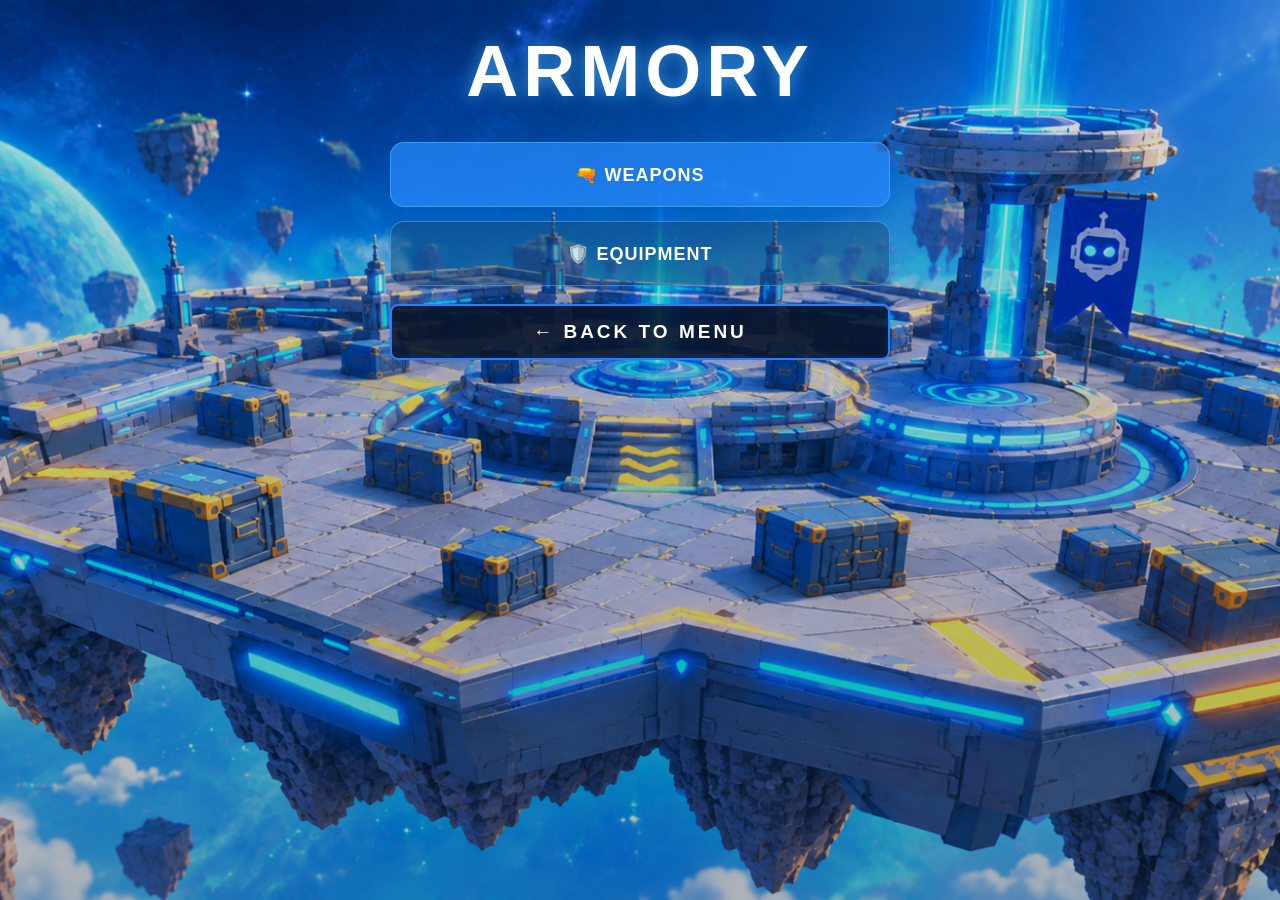
<file: armory.html>
<!DOCTYPE html>
<html lang="en">
<head>
    <meta charset="UTF-8">
    <meta name="viewport" content="width=device-width, initial-scale=1.0">

    <title>ROBO CLASH - ARMORY</title>

    <link rel="stylesheet" href="css/main.css">
    <link rel="stylesheet" href="css/menu.css">

    <style>
        .armory-page {
            width: min(700px, 92%);
            margin: 0 auto;
            text-align: center;
            padding-top: 30px;
        }

        .armory-title {
            font-size: clamp(42px, 9vw, 72px);
            font-weight: 900;
            letter-spacing: 5px;
            margin: 0 0 30px;
            text-shadow: 0 0 18px rgba(70, 180, 255, 0.8);
        }

        .armory-buttons {
            display: flex;
            flex-direction: column;
            gap: 14px;
            width: min(500px, 100%);
            margin: 0 auto;
        }

        .armory-button {
            min-height: 65px;
            border-radius: 14px;
            border: 1px solid rgba(80, 190, 255, 0.5);
            background: rgba(30, 70, 110, 0.45);
            color: white;
            font-size: 18px;
            font-weight: 900;
            letter-spacing: 1px;
            cursor: pointer;
            transition: 0.2s;
        }

        .armory-button:hover {
            transform: translateY(-2px);
            background: rgba(40, 100, 155, 0.65);
        }

        .armory-button:active {
            transform: scale(0.97);
        }

        .armory-button.primary {
            background: rgba(40, 140, 255, 0.7);
        }

        .armory-panel {
            display: none;
            margin: 25px auto 0;
            padding: 22px;
            width: min(500px, 100%);
            box-sizing: border-box;
            background: rgba(10, 20, 38, 0.92);
            border: 1px solid rgba(70, 180, 255, 0.35);
            border-radius: 18px;
        }

        .armory-panel.active {
            display: block;
        }

        .armory-panel h2 {
            margin-top: 0;
        }

        .item-button {
            width: 100%;
            min-height: 55px;
            margin-top: 10px;
            border-radius: 12px;
            border: 1px solid rgba(80, 190, 255, 0.4);
            background: rgba(30, 70, 110, 0.4);
            color: white;
            font-size: 16px;
            font-weight: 800;
            cursor: pointer;
        }

        .item-button:hover {
            background: rgba(40, 100, 155, 0.65);
        }

        .status {
            min-height: 20px;
            margin-top: 15px;
            opacity: 0.75;
        }

        .back-button {
            display: block;
            width: min(500px, 100%);
            box-sizing: border-box;
            margin: 18px auto 0;
        }
    </style>
</head>

<body>

<main class="armory-page">

    <h1 class="armory-title">
        ARMORY
    </h1>

    <div class="armory-buttons">

        <button
            class="armory-button primary"
            id="weaponsButton"
            type="button"
        >
            🔫 WEAPONS
        </button>

        <button
            class="armory-button"
            id="equipmentButton"
            type="button"
        >
            🛡️ EQUIPMENT
        </button>

    </div>


    <!-- WEAPONS -->

    <section
        class="armory-panel"
        id="weaponsPanel"
    >

        <h2>WEAPONS</h2>

        <button
            class="item-button"
            type="button"
            data-item="Blaster"
        >
            🔫 BLASTER
        </button>

        <button
            class="item-button"
            type="button"
            data-item="Laser"
        >
            ⚡ LASER
        </button>

        <button
            class="item-button"
            type="button"
            data-item="Rocket"
        >
            🚀 ROCKET
        </button>

        <div
            class="status"
            id="weaponStatus"
        >
            Choose a weapon.
        </div>

    </section>


    <!-- EQUIPMENT -->

    <section
        class="armory-panel"
        id="equipmentPanel"
    >

        <h2>EQUIPMENT</h2>

        <button
            class="item-button"
            type="button"
            data-equipment="Shield"
        >
            🛡️ SHIELD
        </button>

        <button
            class="item-button"
            type="button"
            data-equipment="Boost"
        >
            ⚡ BOOST
        </button>

        <button
            class="item-button"
            type="button"
            data-equipment="Repair"
        >
            🔧 REPAIR
        </button>

        <div
            class="status"
            id="equipmentStatus"
        >
            Choose your equipment.
        </div>

    </section>


    <a
        class="menu-button back-button"
        href="index.html"
    >
        ← BACK TO MENU
    </a>

</main>


<script>

    const weaponsButton =
        document.getElementById("weaponsButton");

    const equipmentButton =
        document.getElementById("equipmentButton");

    const weaponsPanel =
        document.getElementById("weaponsPanel");

    const equipmentPanel =
        document.getElementById("equipmentPanel");


    function openPanel(panel) {

        weaponsPanel.classList.remove("active");
        equipmentPanel.classList.remove("active");

        panel.classList.add("active");

    }


    weaponsButton.addEventListener(
        "click",
        () => {
            openPanel(weaponsPanel);
        }
    );


    equipmentButton.addEventListener(
        "click",
        () => {
            openPanel(equipmentPanel);
        }
    );


    // Save selected weapon

    const weaponButtons =
        document.querySelectorAll(
            "[data-item]"
        );

    const weaponStatus =
        document.getElementById(
            "weaponStatus"
        );


    weaponButtons.forEach(
        button => {

            button.addEventListener(
                "click",
                () => {

                    const weapon =
                        button.dataset.item;

                    localStorage.setItem(
                        "roboClashWeapon",
                        weapon
                    );

                    weaponStatus.textContent =
                        weapon.toUpperCase() +
                        " SELECTED!";

                }
            );

        }
    );


    // Save selected equipment

    const equipmentButtons =
        document.querySelectorAll(
            "[data-equipment]"
        );

    const equipmentStatus =
        document.getElementById(
            "equipmentStatus"
        );


    equipmentButtons.forEach(
        button => {

            button.addEventListener(
                "click",
                () => {

                    const equipment =
                        button.dataset.equipment;

                    localStorage.setItem(
                        "roboClashEquipment",
                        equipment
                    );

                    equipmentStatus.textContent =
                        equipment.toUpperCase() +
                        " SELECTED!";

                }
            );

        }
    );

</script>

</body>
</html>
</file>
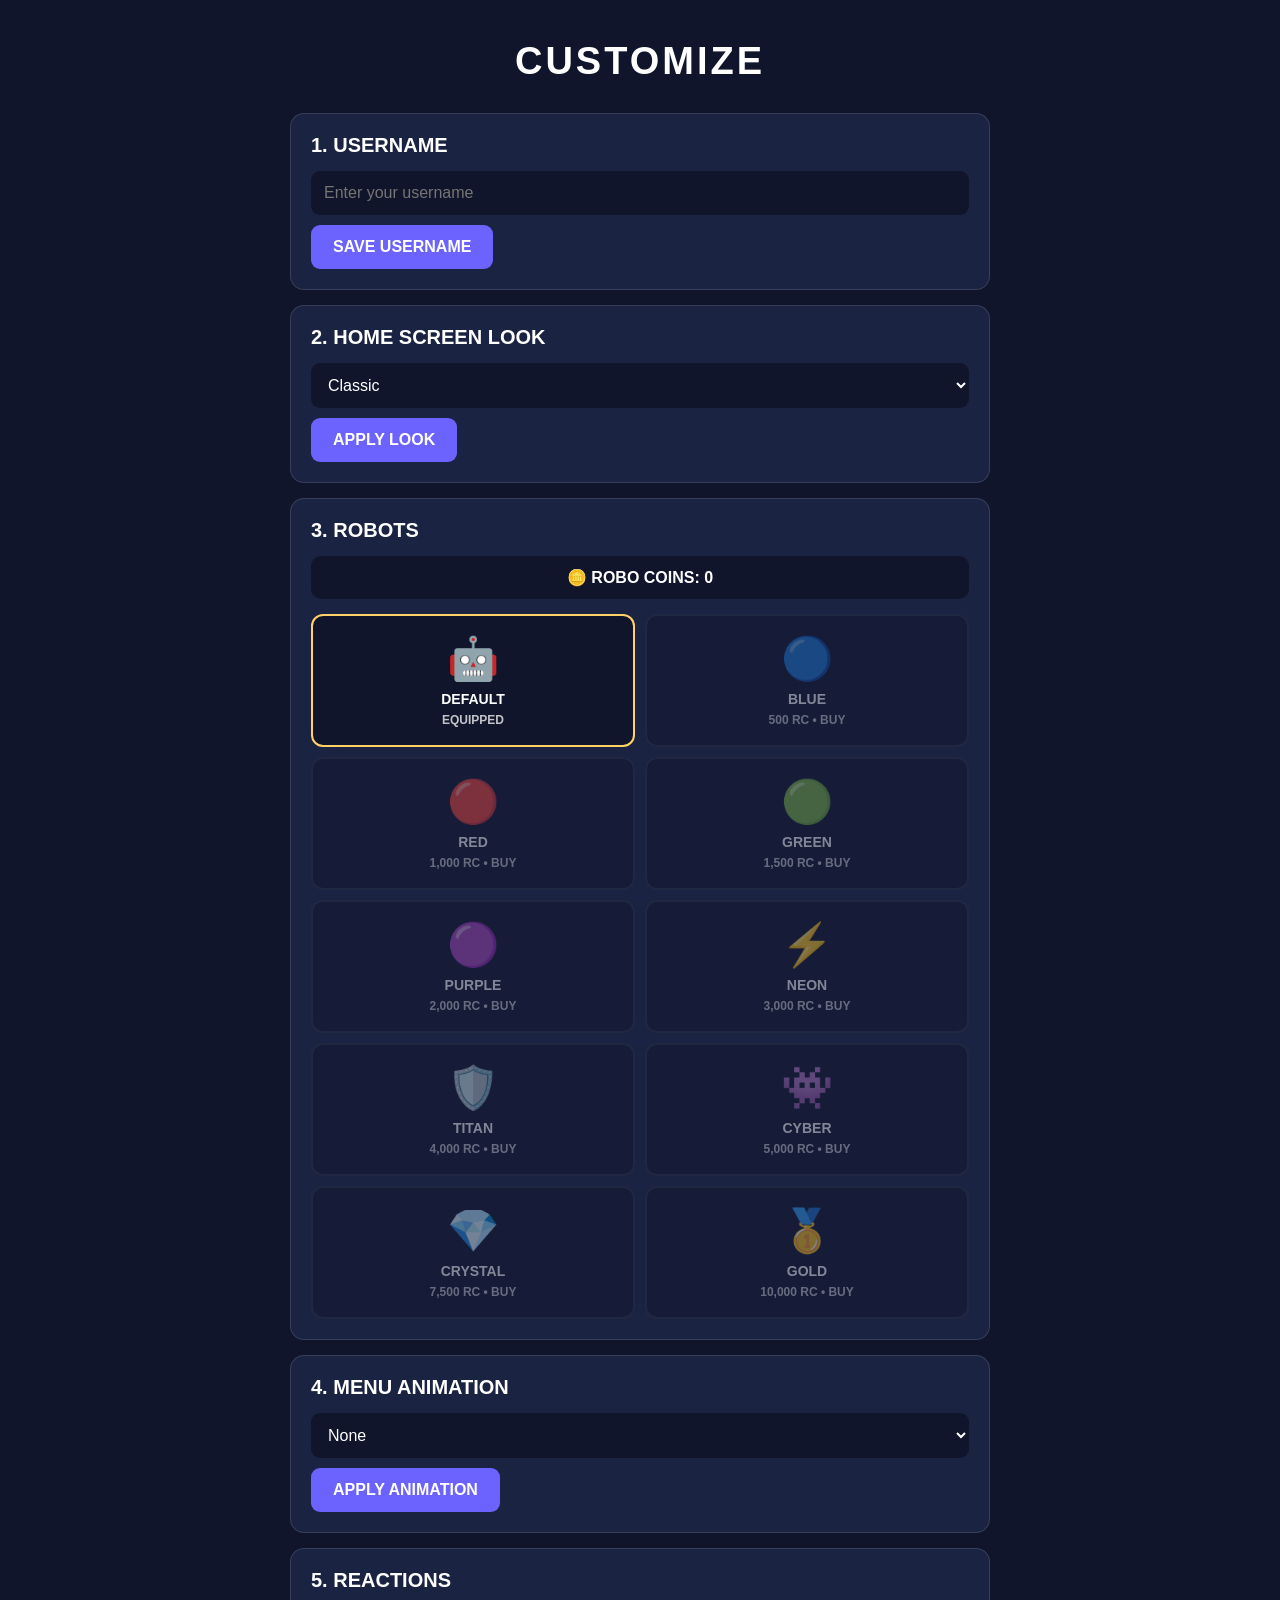
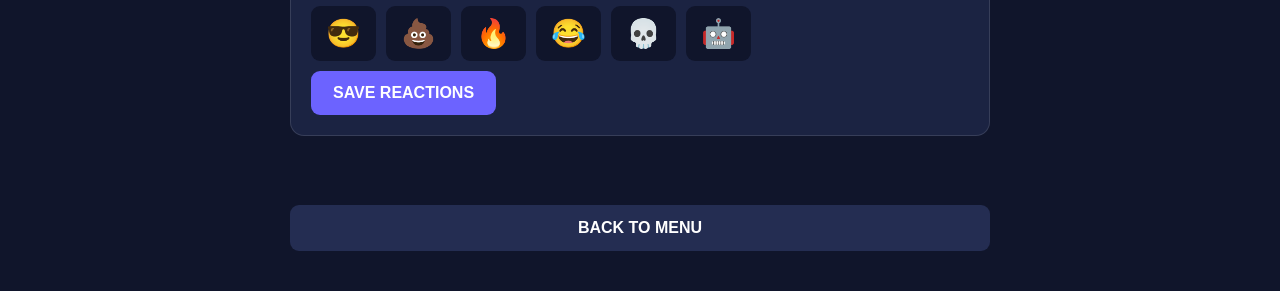
<file: customize.html>
<!DOCTYPE html>
<html lang="en">
<head>
    <meta charset="UTF-8">
    <meta name="viewport" content="width=device-width, initial-scale=1.0">
    <title>ROBO CLASH — Customize</title>

    <link rel="stylesheet" href="css/main.css">

    <style>
        body {
            margin: 0;
            background: #10152b;
            color: white;
            font-family: Arial, sans-serif;
        }

        .customize-page {
            width: min(700px, 92%);
            margin: 40px auto;
        }

        .customize-title {
            text-align: center;
            font-size: 38px;
            font-weight: 900;
            letter-spacing: 3px;
            margin-bottom: 30px;
        }

        .customize-option {
            background: #1b2342;
            border: 1px solid rgba(255,255,255,.12);
            border-radius: 14px;
            padding: 20px;
            margin-bottom: 15px;
        }

        .option-title {
            font-size: 20px;
            font-weight: 800;
            margin-bottom: 14px;
        }

        input,
        select {
            width: 100%;
            padding: 13px;
            border: 0;
            border-radius: 9px;
            background: #10152b;
            color: white;
            font-size: 16px;
        }

        button {
            padding: 13px 22px;
            margin-top: 10px;
            border: 0;
            border-radius: 9px;
            background: #6c63ff;
            color: white;
            font-size: 16px;
            font-weight: 800;
            cursor: pointer;
        }

        button:active {
            transform: scale(.97);
        }

        /* ROBOTS */

        .coin-display {
            margin-bottom: 15px;
            padding: 12px 15px;
            border-radius: 10px;
            background: #10152b;
            text-align: center;
            font-weight: 900;
        }

        .robot-grid {
            display: grid;
            grid-template-columns: repeat(2, 1fr);
            gap: 10px;
        }

        .robot-card {
            position: relative;
            padding: 18px 10px;
            margin: 0;
            min-height: 120px;
            background: #10152b;
            border: 2px solid rgba(255,255,255,.1);
            border-radius: 12px;
            color: white;
            cursor: pointer;
        }

        .robot-card.selected {
            border-color: #ffd166;
        }

        .robot-card.locked {
            opacity: .45;
        }

        .robot-icon {
            font-size: 42px;
            display: block;
            margin-bottom: 7px;
        }

        .robot-name {
            font-size: 14px;
            font-weight: 900;
        }

        .robot-price {
            margin-top: 5px;
            font-size: 12px;
            opacity: .75;
        }

        .locked-text {
            color: #ff667a;
        }

        /* REACTIONS */

        .reaction-buttons {
            display: flex;
            flex-wrap: wrap;
            gap: 10px;
        }

        .reaction-button {
            width: 65px;
            height: 55px;
            margin: 0;
            padding: 0;
            font-size: 28px;
            background: #10152b;
            border: 2px solid transparent;
        }

        .reaction-button.selected {
            border-color: #ffd166;
        }

        #status {
            text-align: center;
            margin-top: 20px;
            min-height: 24px;
            color: #ffd166;
            font-weight: bold;
        }

        .back-button {
            display: block;
            width: 100%;
            margin-top: 25px;
            text-align: center;
            text-decoration: none;
            padding: 14px 0;
            border-radius: 9px;
            background: #242d52;
            color: white;
            font-weight: 800;
        }

        @media (max-width: 500px) {
            .robot-grid {
                grid-template-columns: 1fr;
            }
        }
    </style>
</head>

<body>

<main class="customize-page">

    <div class="customize-title">
        CUSTOMIZE
    </div>

    <!-- 1. USERNAME -->

    <section class="customize-option">

        <div class="option-title">
            1. USERNAME
        </div>

        <input
            id="username"
            type="text"
            maxlength="16"
            placeholder="Enter your username"
        >

        <button id="save-username">
            SAVE USERNAME
        </button>

    </section>


    <!-- 2. HOME SCREEN LOOK -->

    <section class="customize-option">

        <div class="option-title">
            2. HOME SCREEN LOOK
        </div>

        <select id="home-look">
            <option value="classic">Classic</option>
            <option value="neon">Neon</option>
            <option value="dark">Dark</option>
        </select>

        <button id="save-look">
            APPLY LOOK
        </button>

    </section>


    <!-- 3. ROBOTS -->

    <section class="customize-option">

        <div class="option-title">
            3. ROBOTS
        </div>

        <div class="coin-display">
            🪙 ROBO COINS: <span id="coin-count">0</span>
        </div>

        <div class="robot-grid">

            <button class="robot-card" data-robot="default" data-price="0">
                <span class="robot-icon">🤖</span>
                <span class="robot-name">DEFAULT</span>
                <div class="robot-price">FREE</div>
            </button>

            <button class="robot-card" data-robot="blue" data-price="500">
                <span class="robot-icon">🔵</span>
                <span class="robot-name">BLUE</span>
                <div class="robot-price">500 RC</div>
            </button>

            <button class="robot-card" data-robot="red" data-price="1000">
                <span class="robot-icon">🔴</span>
                <span class="robot-name">RED</span>
                <div class="robot-price">1,000 RC</div>
            </button>

            <button class="robot-card" data-robot="green" data-price="1500">
                <span class="robot-icon">🟢</span>
                <span class="robot-name">GREEN</span>
                <div class="robot-price">1,500 RC</div>
            </button>

            <button class="robot-card" data-robot="purple" data-price="2000">
                <span class="robot-icon">🟣</span>
                <span class="robot-name">PURPLE</span>
                <div class="robot-price">2,000 RC</div>
            </button>

            <button class="robot-card" data-robot="neon" data-price="3000">
                <span class="robot-icon">⚡</span>
                <span class="robot-name">NEON</span>
                <div class="robot-price">3,000 RC</div>
            </button>

            <button class="robot-card" data-robot="titan" data-price="4000">
                <span class="robot-icon">🛡️</span>
                <span class="robot-name">TITAN</span>
                <div class="robot-price">4,000 RC</div>
            </button>

            <button class="robot-card" data-robot="cyber" data-price="5000">
                <span class="robot-icon">👾</span>
                <span class="robot-name">CYBER</span>
                <div class="robot-price">5,000 RC</div>
            </button>

            <button class="robot-card" data-robot="crystal" data-price="7500">
                <span class="robot-icon">💎</span>
                <span class="robot-name">CRYSTAL</span>
                <div class="robot-price">7,500 RC</div>
            </button>

            <button class="robot-card" data-robot="gold" data-price="10000">
                <span class="robot-icon">🥇</span>
                <span class="robot-name">GOLD</span>
                <div class="robot-price">10,000 RC</div>
            </button>

        </div>

    </section>


    <!-- 4. MENU ANIMATION -->

    <section class="customize-option">

        <div class="option-title">
            4. MENU ANIMATION
        </div>

        <select id="menu-animation">
            <option value="none">None</option>
            <option value="neon">Neon</option>
            <option value="slide">Slide</option>
            <option value="fade">Fade</option>
        </select>

        <button id="save-animation">
            APPLY ANIMATION
        </button>

    </section>


    <!-- 5. REACTIONS -->

    <section class="customize-option">

        <div class="option-title">
            5. REACTIONS
        </div>

        <div class="reaction-buttons">

            <button class="reaction-button" data-reaction="😎">😎</button>
            <button class="reaction-button" data-reaction="💩">💩</button>
            <button class="reaction-button" data-reaction="🔥">🔥</button>
            <button class="reaction-button" data-reaction="😂">😂</button>
            <button class="reaction-button" data-reaction="💀">💀</button>
            <button class="reaction-button" data-reaction="🤖">🤖</button>

        </div>

        <button id="save-reactions">
            SAVE REACTIONS
        </button>

    </section>


    <div id="status"></div>

    <a class="back-button" href="index.html">
        BACK TO MENU
    </a>

</main>


<script>

/* =========================
   USERNAME
========================= */

const usernameInput =
    document.getElementById("username");

usernameInput.value =
    localStorage.getItem("roboClashUsername") || "";

document.getElementById("save-username")
    .addEventListener("click", () => {

        let name =
            usernameInput.value.trim();

        if (name === "") {
            name = "Player";
        }

        localStorage.setItem(
            "roboClashUsername",
            name
        );

        document.getElementById("status")
            .textContent =
            "USERNAME SAVED: " + name;
    });


/* =========================
   HOME LOOK
========================= */

const homeLook =
    document.getElementById("home-look");

homeLook.value =
    localStorage.getItem(
        "roboClashHomeLook"
    ) || "classic";

document.getElementById("save-look")
    .addEventListener("click", () => {

        localStorage.setItem(
            "roboClashHomeLook",
            homeLook.value
        );

        document.getElementById("status")
            .textContent =
            "HOME SCREEN LOOK SAVED";
    });


/* =========================
   ROBOTS
========================= */

const coinCount =
    document.getElementById("coin-count");

const robotCards =
    document.querySelectorAll(".robot-card");

let coins =
    Number(
        localStorage.getItem("roboClashCoins") || 0
    );

let unlockedRobots =
    JSON.parse(
        localStorage.getItem("roboClashUnlocked") ||
        '["default"]'
    );

if (!Array.isArray(unlockedRobots)) {
    unlockedRobots = ["default"];
}

if (!unlockedRobots.includes("default")) {
    unlockedRobots.push("default");
}

function saveUnlocked() {
    localStorage.setItem(
        "roboClashUnlocked",
        JSON.stringify(unlockedRobots)
    );
}

function updateRobots() {

    coins = Number(
        localStorage.getItem("roboClashCoins") || 0
    );

    coinCount.textContent =
        coins.toLocaleString();

    const equipped =
        localStorage.getItem("roboClashRobot") ||
        "default";

    robotCards.forEach(card => {

        const robot = card.dataset.robot;
        const price = Number(card.dataset.price);
        const unlocked =
            unlockedRobots.includes(robot);

        card.classList.toggle(
            "locked",
            !unlocked
        );

        card.classList.toggle(
            "selected",
            robot === equipped
        );

        const priceText =
            card.querySelector(".robot-price");

        if (unlocked) {
            priceText.textContent =
                robot === equipped
                    ? "EQUIPPED"
                    : "EQUIP";
        } else {
            priceText.textContent =
                price.toLocaleString() +
                " RC • BUY";
        }
    });
}

robotCards.forEach(card => {

    card.addEventListener("click", () => {

        const robot = card.dataset.robot;
        const price = Number(card.dataset.price);

        /* LOCKED ROBOT = BUY ONLY */
        if (!unlockedRobots.includes(robot)) {

            if (coins < price) {
                document.getElementById("status")
                    .textContent =
                    "NOT ENOUGH ROBO COINS";
                return;
            }

            coins -= price;

            localStorage.setItem(
                "roboClashCoins",
                coins
            );

            unlockedRobots.push(robot);
            saveUnlocked();

            localStorage.setItem(
                "roboClashRobot",
                robot
            );

            document.getElementById("status")
                .textContent =
                card.querySelector(".robot-name")
                    .textContent +
                " BOUGHT AND EQUIPPED";

            updateRobots();
            return;
        }

        /* ALREADY UNLOCKED = EQUIP */
        localStorage.setItem(
            "roboClashRobot",
            robot
        );

        document.getElementById("status")
            .textContent =
            card.querySelector(".robot-name")
                .textContent +
            " ROBOT EQUIPPED";

        updateRobots();
    });

});

saveUnlocked();
updateRobots();


/* =========================
   MENU ANIMATION
========================= */

const menuAnimation =
    document.getElementById("menu-animation");

menuAnimation.value =
    localStorage.getItem(
        "roboClashMenuAnimation"
    ) || "none";

document.getElementById("save-animation")
    .addEventListener("click", () => {

        localStorage.setItem(
            "roboClashMenuAnimation",
            menuAnimation.value
        );

        document.getElementById("status")
            .textContent =
            "MENU ANIMATION SAVED: " +
            menuAnimation.value.toUpperCase();
    });


/* =========================
   REACTIONS
========================= */

const reactionButtons =
    document.querySelectorAll(
        ".reaction-button"
    );

let savedReactions =
    JSON.parse(
        localStorage.getItem(
            "roboClashReactions"
        ) || "[]"
    );

reactionButtons.forEach(button => {

    if (
        savedReactions.includes(
            button.dataset.reaction
        )
    ) {
        button.classList.add("selected");
    }

    button.addEventListener("click", () => {

        button.classList.toggle("selected");

    });

});


document.getElementById("save-reactions")
    .addEventListener("click", () => {

        const selected = [];

        reactionButtons.forEach(button => {

            if (
                button.classList.contains(
                    "selected"
                )
            ) {
                selected.push(
                    button.dataset.reaction
                );
            }

        });

        localStorage.setItem(
            "roboClashReactions",
            JSON.stringify(selected)
        );

        document.getElementById("status")
            .textContent =
            "REACTIONS SAVED";
    });

</script>

</body>
</html>
</file>
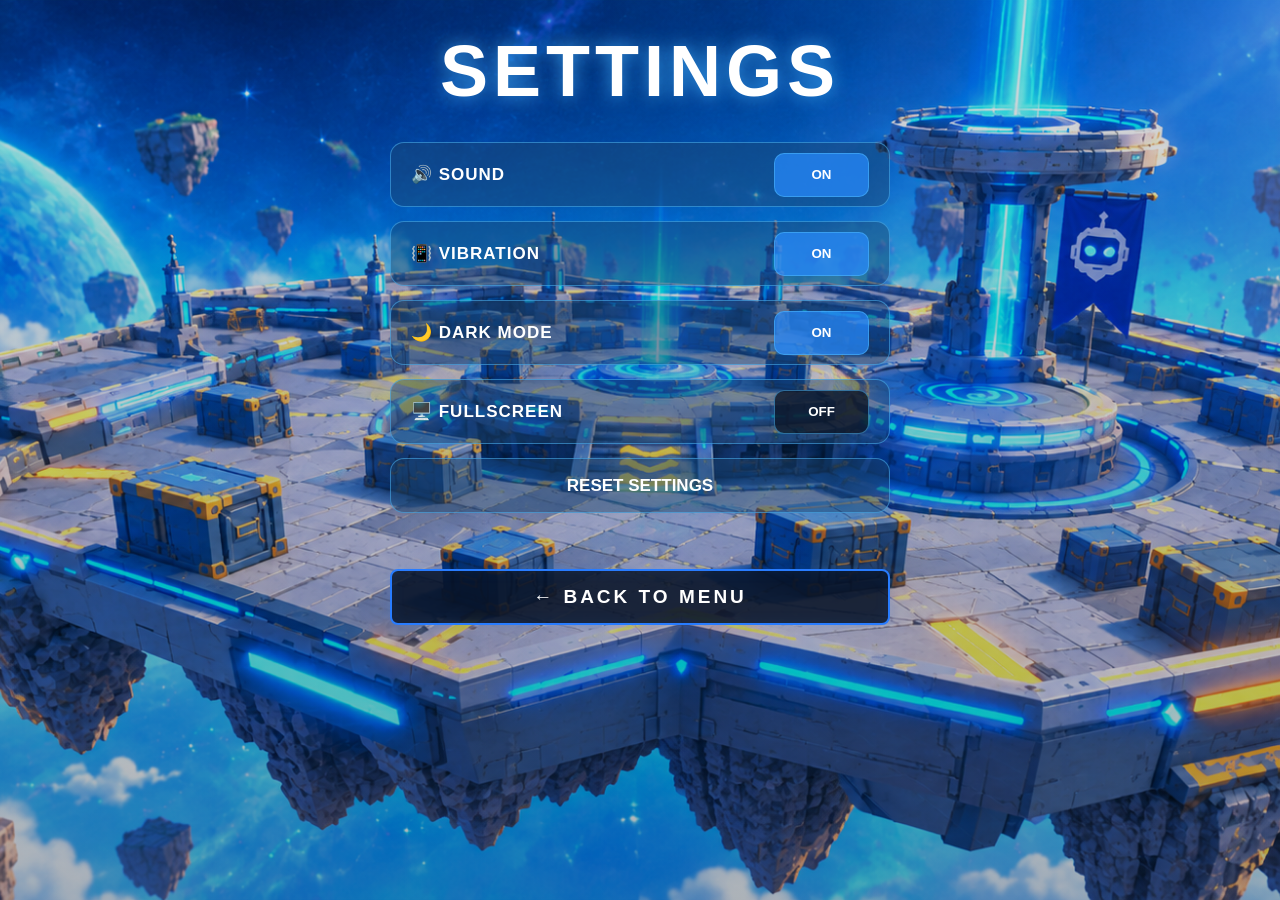
<file: settings.html>
<!DOCTYPE html>
<html lang="en">
<head>
    <meta charset="UTF-8">
    <meta name="viewport" content="width=device-width, initial-scale=1.0">

    <title>ROBO CLASH - SETTINGS</title>

    <link rel="stylesheet" href="css/main.css">
    <link rel="stylesheet" href="css/menu.css">

    <style>
        .settings-page {
            width: min(700px, 92%);
            margin: 0 auto;
            text-align: center;
            padding-top: 30px;
        }

        .settings-title {
            font-size: clamp(42px, 9vw, 72px);
            font-weight: 900;
            letter-spacing: 5px;
            margin: 0 0 30px;
            text-shadow: 0 0 18px rgba(70, 180, 255, 0.8);
        }

        .settings-list {
            width: min(500px, 100%);
            margin: 0 auto;
            display: flex;
            flex-direction: column;
            gap: 14px;
        }

        .setting {
            min-height: 65px;
            padding: 0 20px;
            box-sizing: border-box;
            display: flex;
            align-items: center;
            justify-content: space-between;
            gap: 15px;

            border-radius: 14px;
            border: 1px solid rgba(80, 190, 255, 0.5);
            background: rgba(30, 70, 110, 0.45);
        }

        .setting-name {
            font-size: 17px;
            font-weight: 900;
            letter-spacing: 1px;
        }

        .toggle {
            min-width: 95px;
            min-height: 44px;
            padding: 8px 14px;
            border-radius: 10px;
            border: 1px solid rgba(80, 190, 255, 0.5);
            background: rgba(10, 20, 38, 0.8);
            color: white;
            font-weight: 900;
            cursor: pointer;
        }

        .toggle.on {
            background: rgba(40, 140, 255, 0.7);
        }

        .setting-button {
            width: 100%;
            min-height: 55px;
            border-radius: 14px;
            border: 1px solid rgba(80, 190, 255, 0.5);
            background: rgba(30, 70, 110, 0.45);
            color: white;
            font-size: 17px;
            font-weight: 900;
            cursor: pointer;
        }

        .setting-button:hover,
        .toggle:hover {
            background: rgba(40, 100, 155, 0.65);
        }

        .status {
            min-height: 20px;
            margin-top: 18px;
            opacity: 0.75;
        }

        .back-button {
            display: block;
            width: min(500px, 100%);
            box-sizing: border-box;
            margin: 18px auto 0;
        }

        @media (max-width: 500px) {
            .setting {
                padding: 10px 14px;
            }

            .setting-name {
                font-size: 14px;
            }

            .toggle {
                min-width: 85px;
            }
        }
    </style>
</head>

<body>

<main class="settings-page">

    <h1 class="settings-title">
        SETTINGS
    </h1>

    <div class="settings-list">

        <!-- SOUND -->

        <div class="setting">

            <div class="setting-name">
                🔊 SOUND
            </div>

            <button
                class="toggle"
                id="soundToggle"
                type="button"
            >
                ON
            </button>

        </div>


        <!-- VIBRATION -->

        <div class="setting">

            <div class="setting-name">
                📳 VIBRATION
            </div>

            <button
                class="toggle"
                id="vibrationToggle"
                type="button"
            >
                ON
            </button>

        </div>


        <!-- DARK MODE -->

        <div class="setting">

            <div class="setting-name">
                🌙 DARK MODE
            </div>

            <button
                class="toggle"
                id="darkToggle"
                type="button"
            >
                ON
            </button>

        </div>


        <!-- FULLSCREEN -->

        <div class="setting">

            <div class="setting-name">
                🖥️ FULLSCREEN
            </div>

            <button
                class="toggle"
                id="fullscreenToggle"
                type="button"
            >
                OFF
            </button>

        </div>


        <button
            class="setting-button"
            id="resetSettings"
            type="button"
        >
            RESET SETTINGS
        </button>

    </div>

    <div
        class="status"
        id="status"
    ></div>

    <a
        class="menu-button back-button"
        href="index.html"
    >
        ← BACK TO MENU
    </a>

</main>


<script>

    // =========================
    // STORAGE HELPERS
    // =========================

    function getSetting(name, defaultValue) {

        const saved =
            localStorage.getItem(
                "roboClash_" + name
            );

        if (saved === null) {
            return defaultValue;
        }

        return saved === "true";

    }


    function saveSetting(name, value) {

        localStorage.setItem(
            "roboClash_" + name,
            value
        );

    }


    // =========================
    // SOUND
    // =========================

    const soundToggle =
        document.getElementById("soundToggle");

    let sound =
        getSetting("sound", true);


    function updateSound() {

        soundToggle.textContent =
            sound ? "ON" : "OFF";

        soundToggle.classList.toggle(
            "on",
            sound
        );

    }


    soundToggle.addEventListener(
        "click",
        () => {

            sound = !sound;

            saveSetting(
                "sound",
                sound
            );

            updateSound();

        }
    );


    updateSound();


    // =========================
    // VIBRATION
    // =========================

    const vibrationToggle =
        document.getElementById(
            "vibrationToggle"
        );

    let vibration =
        getSetting("vibration", true);


    function updateVibration() {

        vibrationToggle.textContent =
            vibration ? "ON" : "OFF";

        vibrationToggle.classList.toggle(
            "on",
            vibration
        );

    }


    vibrationToggle.addEventListener(
        "click",
        () => {

            vibration = !vibration;

            saveSetting(
                "vibration",
                vibration
            );

            updateVibration();

        }
    );


    updateVibration();


    // =========================
    // DARK MODE
    // =========================

    const darkToggle =
        document.getElementById(
            "darkToggle"
        );

    let darkMode =
        getSetting("darkMode", true);


    function updateDarkMode() {

        darkToggle.textContent =
            darkMode ? "ON" : "OFF";

        darkToggle.classList.toggle(
            "on",
            darkMode
        );

    }


    darkToggle.addEventListener(
        "click",
        () => {

            darkMode = !darkMode;

            saveSetting(
                "darkMode",
                darkMode
            );

            updateDarkMode();

        }
    );


    updateDarkMode();


    // =========================
    // FULLSCREEN
    // =========================

    const fullscreenToggle =
        document.getElementById(
            "fullscreenToggle"
        );

    let fullscreen =
        getSetting(
            "fullscreen",
            false
        );


    function updateFullscreenButton() {

        fullscreenToggle.textContent =
            fullscreen ? "ON" : "OFF";

        fullscreenToggle.classList.toggle(
            "on",
            fullscreen
        );

    }


    fullscreenToggle.addEventListener(
        "click",
        async () => {

            fullscreen = !fullscreen;

            saveSetting(
                "fullscreen",
                fullscreen
            );

            updateFullscreenButton();


            if (fullscreen) {

                if (
                    document.documentElement
                        .requestFullscreen
                ) {

                    try {

                        await document
                            .documentElement
                            .requestFullscreen();

                    } catch (error) {

                        fullscreen = false;

                        saveSetting(
                            "fullscreen",
                            false
                        );

                        updateFullscreenButton();

                    }

                }

            } else {

                if (
                    document.fullscreenElement &&
                    document.exitFullscreen
                ) {

                    await document.exitFullscreen();

                }

            }

        }
    );


    updateFullscreenButton();


    // =========================
    // RESET
    // =========================

    const resetSettings =
        document.getElementById(
            "resetSettings"
        );

    const status =
        document.getElementById(
            "status"
        );


    resetSettings.addEventListener(
        "click",
        () => {

            localStorage.removeItem(
                "roboClash_sound"
            );

            localStorage.removeItem(
                "roboClash_vibration"
            );

            localStorage.removeItem(
                "roboClash_darkMode"
            );

            localStorage.removeItem(
                "roboClash_fullscreen"
            );


            sound = true;
            vibration = true;
            darkMode = true;
            fullscreen = false;


            updateSound();
            updateVibration();
            updateDarkMode();
            updateFullscreenButton();


            status.textContent =
                "SETTINGS RESET!";

        }
    );

</script>

</body>
</html>
</file>
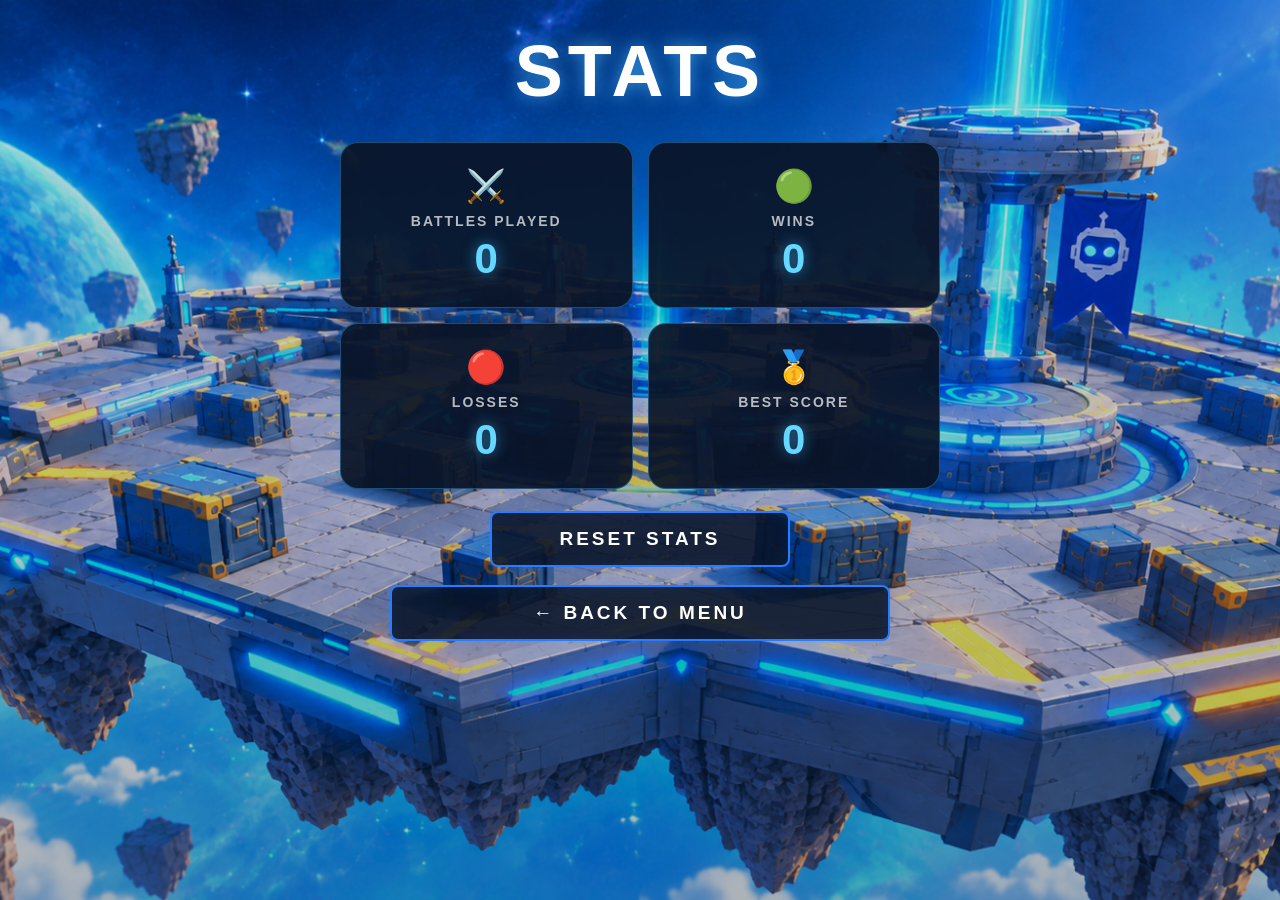
<file: stats.html>
<!DOCTYPE html>
<html lang="en">
<head>
    <meta charset="UTF-8">
    <meta name="viewport" content="width=device-width, initial-scale=1.0">

    <title>ROBO CLASH - STATS</title>

    <link rel="stylesheet" href="css/main.css">
    <link rel="stylesheet" href="css/menu.css">

    <style>
        .stats-page {
            width: min(700px, 92%);
            margin: 0 auto;
            text-align: center;
            padding-top: 30px;
        }

        .stats-title {
            font-size: clamp(42px, 9vw, 72px);
            font-weight: 900;
            letter-spacing: 5px;
            margin: 0 0 30px;
            text-shadow: 0 0 18px rgba(70, 180, 255, 0.8);
        }

        .stats-grid {
            display: grid;
            grid-template-columns: 1fr 1fr;
            gap: 15px;
            width: min(600px, 100%);
            margin: 0 auto;
        }

        .stat-card {
            padding: 24px 15px;
            background: rgba(10, 20, 38, 0.92);
            border: 1px solid rgba(70, 180, 255, 0.35);
            border-radius: 18px;
        }

        .stat-icon {
            font-size: 32px;
        }

        .stat-name {
            margin-top: 8px;
            font-size: 14px;
            font-weight: 800;
            letter-spacing: 2px;
            opacity: 0.7;
        }

        .stat-value {
            margin-top: 6px;
            font-size: 42px;
            font-weight: 900;
            color: #65d8ff;
            text-shadow: 0 0 14px rgba(70, 190, 255, 0.6);
        }

        .reset-button {
            margin: 22px auto 0;
            width: min(300px, 100%);
        }

        .back-button {
            display: block;
            width: min(500px, 100%);
            box-sizing: border-box;
            margin: 18px auto 0;
        }

        @media (max-width: 500px) {
            .stats-grid {
                grid-template-columns: 1fr;
            }
        }
    </style>
</head>

<body>

<main class="stats-page">

    <h1 class="stats-title">
        STATS
    </h1>

    <div class="stats-grid">

        <div class="stat-card">
            <div class="stat-icon">⚔️</div>
            <div class="stat-name">BATTLES PLAYED</div>
            <div class="stat-value" id="battles">0</div>
        </div>

        <div class="stat-card">
            <div class="stat-icon">🟢</div>
            <div class="stat-name">WINS</div>
            <div class="stat-value" id="wins">0</div>
        </div>

        <div class="stat-card">
            <div class="stat-icon">🔴</div>
            <div class="stat-name">LOSSES</div>
            <div class="stat-value" id="losses">0</div>
        </div>

        <div class="stat-card">
            <div class="stat-icon">🥇</div>
            <div class="stat-name">BEST SCORE</div>
            <div class="stat-value" id="bestScore">0</div>
        </div>

    </div>

    <button
        class="menu-button reset-button"
        id="resetStats"
        type="button"
    >
        RESET STATS
    </button>

    <a
        class="menu-button back-button"
        href="index.html"
    >
        ← BACK TO MENU
    </a>

</main>

<script>

    const battles =
        document.getElementById("battles");

    const wins =
        document.getElementById("wins");

    const losses =
        document.getElementById("losses");

    const bestScore =
        document.getElementById("bestScore");

    const resetStats =
        document.getElementById("resetStats");


    function getStat(name) {

        return Number(
            localStorage.getItem(
                "roboClash_" + name
            ) || 0
        );

    }


    function displayStats() {

        battles.textContent =
            getStat("battles");

        wins.textContent =
            getStat("wins");

        losses.textContent =
            getStat("losses");

        bestScore.textContent =
            getStat("bestScore");

    }


    displayStats();


    resetStats.addEventListener(
        "click",
        () => {

            localStorage.removeItem(
                "roboClash_battles"
            );

            localStorage.removeItem(
                "roboClash_wins"
            );

            localStorage.removeItem(
                "roboClash_losses"
            );

            localStorage.removeItem(
                "roboClash_bestScore"
            );

            displayStats();

        }
    );

</script>

</body>
</html>
</file>
<file: css/main.css>
* {
    box-sizing: border-box;
}

html,
body {
    width: 100%;
    min-height: 100%;
}

body {
    margin: 0;
}

a,
button {
    -webkit-tap-highlight-color: transparent;
}

button,
a {
    font-family: inherit;
}
</file>
<file: css/menu.css>
body {
    margin: 0;
    min-height: 100vh;
    font-family: Arial, sans-serif;
    background:
        radial-gradient(circle at 50% 35%, #203d73 0%, #0a1020 45%, #03050a 100%);
    color: white;
    overflow: hidden;
}

.menu-screen {
    min-height: 100vh;
    display: flex;
    flex-direction: column;
    align-items: center;
    justify-content: center;
    gap: 30px;
    position: relative;
    overflow: hidden;
}

/* TECH GRID */
.menu-screen::before {
    content: "";
    position: absolute;
    inset: 0;
    background-image:
        linear-gradient(rgba(40, 124, 255, 0.10) 1px, transparent 1px),
        linear-gradient(90deg, rgba(40, 124, 255, 0.10) 1px, transparent 1px);
    background-size: 50px 50px;
    transform: perspective(500px) rotateX(55deg) scale(1.8);
    transform-origin: center bottom;
    animation: gridMove 6s linear infinite;
    pointer-events: none;
}

/* GLOW */
.menu-screen::after {
    content: "";
    position: absolute;
    width: 500px;
    height: 500px;
    border-radius: 50%;
    background: rgba(0, 140, 255, 0.12);
    filter: blur(80px);
    pointer-events: none;
}

/* LOGO */
.game-logo {
    position: relative;
    z-index: 2;
    width: min(650px, 80vw);
    max-height: 320px;
    object-fit: contain;
    filter:
        drop-shadow(0 0 12px #287cff)
        drop-shadow(0 0 35px rgba(40, 124, 255, 0.7));
    animation: logoFloat 3s ease-in-out infinite;
}

/* BUTTON AREA */
.menu-buttons {
    position: relative;
    z-index: 2;
    width: min(380px, 82vw);
    display: flex;
    flex-direction: column;
    gap: 11px;
}

/* BUTTONS */
.menu-button {
    display: block;
    padding: 15px;
    text-align: center;
    text-decoration: none;
    color: white;
    font-size: 19px;
    font-weight: 800;
    letter-spacing: 3px;

    background: rgba(8, 20, 40, 0.88);
    border: 2px solid #287cff;
    border-radius: 8px;

    box-shadow:
        inset 0 0 15px rgba(40, 124, 255, 0.08),
        0 0 8px rgba(40, 124, 255, 0.15);

    transition:
        transform 0.15s ease,
        background 0.15s ease,
        box-shadow 0.15s ease;
}

.menu-button:hover {
    transform: translateX(7px) scale(1.03);
    background: rgba(23, 79, 145, 0.95);
    box-shadow:
        0 0 10px #287cff,
        0 0 30px rgba(40, 124, 255, 0.55);
}

.menu-button.primary {
    background: #176ee8;
    border-color: #63c7ff;
    box-shadow:
        0 0 12px #287cff,
        0 0 35px rgba(40, 124, 255, 0.55);
}

.menu-button.primary:hover {
    background: #2589ff;
    transform: translateX(7px) scale(1.05);
}

/* ANIMATIONS */
@keyframes gridMove {
    from {
        background-position: 0 0;
    }

    to {
        background-position: 50px 50px;
    }
}

@keyframes logoFloat {
    0%, 100% {
        transform: translateY(0);
    }

    50% {
        transform: translateY(-8px);
    }
}
.game-logo {
    animation:
        logoFloat 3s ease-in-out infinite,
        logoPulse 1.8s ease-in-out infinite;
}

.menu-button.primary {
    animation: playGlow 1.4s ease-in-out infinite;
}

@keyframes logoPulse {
    0%, 100% {
        filter:
            drop-shadow(0 0 12px #287cff)
            drop-shadow(0 0 30px rgba(40, 124, 255, 0.5));
    }

    50% {
        filter:
            drop-shadow(0 0 22px #63c7ff)
            drop-shadow(0 0 55px rgba(40, 124, 255, 0.9));
    }
}

@keyframes playGlow {
    0%, 100% {
        box-shadow:
            0 0 12px #287cff,
            0 0 25px rgba(40, 124, 255, 0.45);
    }

    50% {
        box-shadow:
            0 0 22px #63c7ff,
            0 0 50px rgba(40, 124, 255, 0.9);
    }
}
/* ROBO CLASH - HOME SCREEN UPGRADE */

body {
    background:
        linear-gradient(
            rgba(3, 10, 25, 0.15),
            rgba(3, 10, 25, 0.3)
        ),
       url("../assets/map-arena.png") center / cover no-repeat;

    background-attachment: fixed;
}

/* Keep real buttons clickable */
.menu-screen,
.menu-buttons,
.game-logo {
    position: relative;
    z-index: 2;
}

/* Smooth button glow */
.menu-button {
    transition:
        transform 0.18s ease,
        box-shadow 0.18s ease,
        background 0.18s ease;
}

.menu-button:hover {
    transform: scale(1.04);
    box-shadow: 0 0 25px #287cff;
}

/* Strong PLAY button */
.menu-button.primary {
    box-shadow:
        0 0 15px #287cff,
        0 0 35px rgba(40, 169, 255, 0.35);
}
/* =========================
   FUTURISTIC LOADING SCREEN
========================= */

#loading-screen {
    position: fixed;
    inset: 0;
    z-index: 9999;

    display: flex;
    align-items: center;
    justify-content: center;

    background:
        radial-gradient(
            circle at center,
            #162d59 0%,
            #080f25 48%,
            #02040d 100%
        );

    color: white;
    text-align: center;
}

.loading-content {
    width: min(420px, 85vw);
}

.loading-label {
    font-size: clamp(35px, 8vw, 65px);
    font-weight: 900;
    letter-spacing: 8px;

    color: #ffffff;

    text-shadow:
        0 0 10px #168cff,
        0 0 35px #005eff;
}

.loading-subtitle {
    margin-top: 12px;

    color: #ff3d66;
    font-size: 12px;
    letter-spacing: 5px;
    font-weight: bold;
}

.loading-ring {
    width: 85px;
    height: 85px;

    margin: 45px auto 25px;

    border: 4px solid rgba(255,255,255,0.12);
    border-top-color: #168cff;
    border-right-color: #ff3158;

    border-radius: 50%;

    animation: loading-spin 1s linear infinite;
}

.loading-status {
    color: #a9c7f5;
    font-size: 11px;
    letter-spacing: 2px;

    margin-bottom: 20px;
}

.loading-bar {
    width: 100%;
    height: 7px;

    background: #101a35;
    border: 1px solid #304d82;
    border-radius: 20px;

    overflow: hidden;
}

#loading-progress {
    width: 0%;
    height: 100%;

    background: linear-gradient(
        90deg,
        #087dff,
        #00d9ff,
        #ff3158
    );

    box-shadow: 0 0 15px #168cff;

    transition: width 0.1s linear;
}

.loading-percent {
    margin-top: 12px;

    font-size: 13px;
    letter-spacing: 3px;
    color: #d6e5ff;
}

@keyframes loading-spin {
    to {
        transform: rotate(360deg);
    }
}

@keyframes loading-fade {
    to {
        opacity: 0;
        visibility: hidden;
    }
}

.loading-finished {
    animation: loading-fade 0.6s ease forwards;
}
</file>
